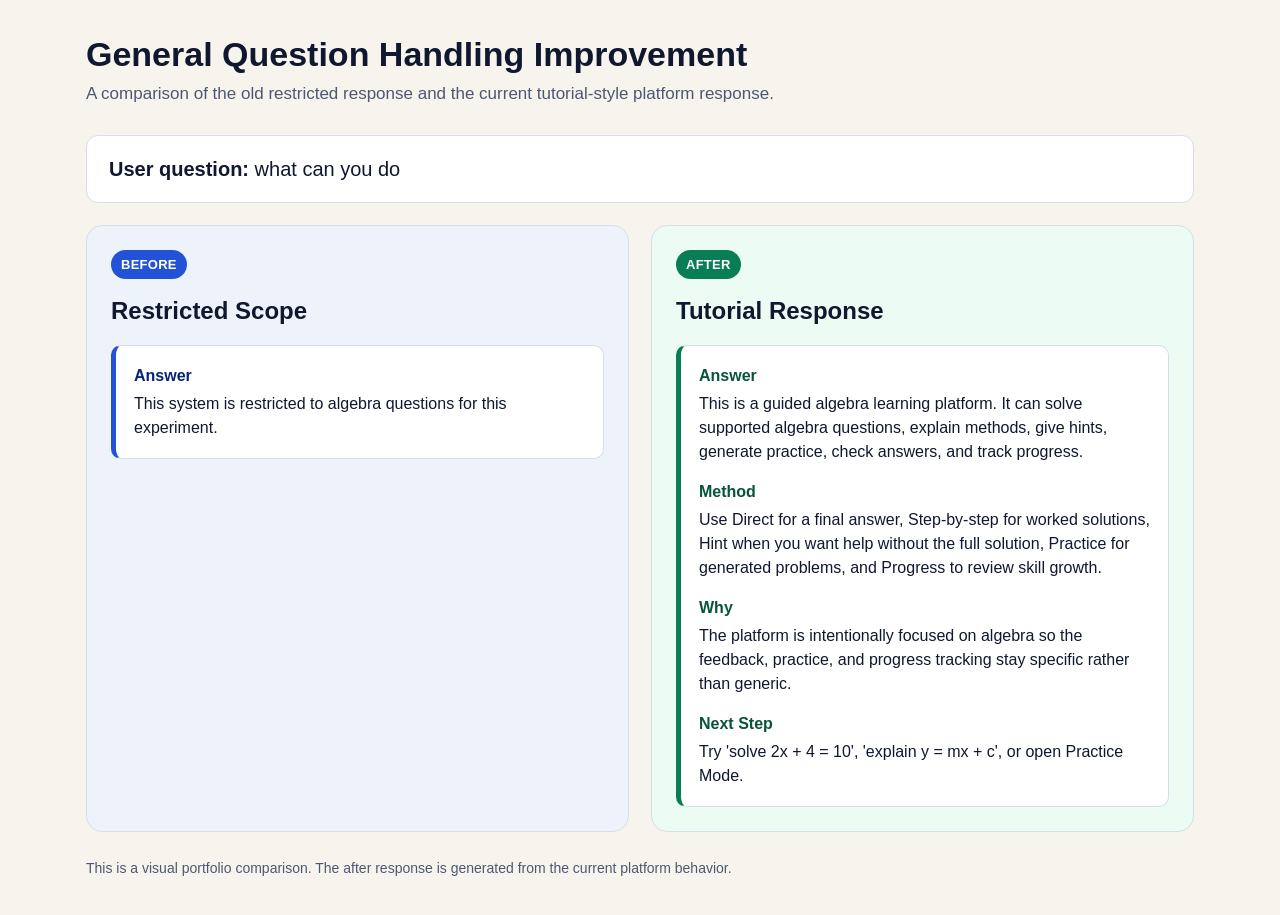
<file: static/screenshots/general-question-before-after.html>
<!DOCTYPE html>
<html lang="en">
<head>
  <meta charset="utf-8">
  <title>General Question Response Comparison</title>
  <style>
    :root {
      --ink: #10182f;
      --muted: #4c5872;
      --line: #d7deea;
      --soft: #f7f4ee;
      --before: #eef3fb;
      --after: #ecfbf3;
      --blue: #2452d6;
      --green: #087d56;
    }

    * {
      box-sizing: border-box;
    }

    body {
      margin: 0;
      background: var(--soft);
      color: var(--ink);
      font-family: Inter, Arial, sans-serif;
      line-height: 1.5;
    }

    main {
      max-width: 1180px;
      margin: 0 auto;
      padding: 36px;
    }

    h1 {
      margin: 0 0 8px;
      font-size: 34px;
      line-height: 1.1;
    }

    .subtitle {
      margin: 0 0 28px;
      color: var(--muted);
      font-size: 17px;
    }

    .question {
      margin-bottom: 22px;
      padding: 18px 22px;
      border: 1px solid var(--line);
      border-radius: 12px;
      background: white;
      font-size: 20px;
    }

    .comparison {
      display: grid;
      grid-template-columns: 1fr 1fr;
      gap: 22px;
    }

    .panel {
      min-height: 530px;
      padding: 24px;
      border: 1px solid var(--line);
      border-radius: 16px;
      background: white;
    }

    .panel.before {
      background: var(--before);
    }

    .panel.after {
      background: var(--after);
    }

    .label {
      display: inline-flex;
      margin-bottom: 14px;
      padding: 5px 10px;
      border-radius: 999px;
      color: white;
      font-size: 13px;
      font-weight: 800;
      letter-spacing: 0.02em;
      text-transform: uppercase;
    }

    .before .label {
      background: var(--blue);
    }

    .after .label {
      background: var(--green);
    }

    h2 {
      margin: 0 0 16px;
      font-size: 24px;
    }

    .response-card {
      margin-top: 14px;
      padding: 18px;
      border: 1px solid var(--line);
      border-left: 5px solid var(--blue);
      border-radius: 10px;
      background: white;
    }

    .after .response-card {
      border-left-color: var(--green);
    }

    .section {
      margin-bottom: 16px;
    }

    .section:last-child {
      margin-bottom: 0;
    }

    .section-title {
      margin-bottom: 4px;
      color: #062377;
      font-weight: 800;
    }

    .after .section-title {
      color: #07533c;
    }

    p {
      margin: 0;
      font-size: 16px;
    }

    .note {
      margin-top: 26px;
      color: var(--muted);
      font-size: 14px;
    }
  </style>
</head>
<body>
  <main>
    <h1>General Question Handling Improvement</h1>
    <p class="subtitle">A comparison of the old restricted response and the current tutorial-style platform response.</p>

    <div class="question"><strong>User question:</strong> what can you do</div>

    <section class="comparison" aria-label="Before and after comparison">
      <article class="panel before">
        <span class="label">Before</span>
        <h2>Restricted Scope</h2>
        <div class="response-card">
          <div class="section">
            <div class="section-title">Answer</div>
            <p>This system is restricted to algebra questions for this experiment.</p>
          </div>
        </div>
      </article>

      <article class="panel after">
        <span class="label">After</span>
        <h2>Tutorial Response</h2>
        <div class="response-card">
          <div class="section">
            <div class="section-title">Answer</div>
            <p>This is a guided algebra learning platform. It can solve supported algebra questions, explain methods, give hints, generate practice, check answers, and track progress.</p>
          </div>
          <div class="section">
            <div class="section-title">Method</div>
            <p>Use Direct for a final answer, Step-by-step for worked solutions, Hint when you want help without the full solution, Practice for generated problems, and Progress to review skill growth.</p>
          </div>
          <div class="section">
            <div class="section-title">Why</div>
            <p>The platform is intentionally focused on algebra so the feedback, practice, and progress tracking stay specific rather than generic.</p>
          </div>
          <div class="section">
            <div class="section-title">Next Step</div>
            <p>Try 'solve 2x + 4 = 10', 'explain y = mx + c', or open Practice Mode.</p>
          </div>
        </div>
      </article>
    </section>

    <p class="note">This is a visual portfolio comparison. The after response is generated from the current platform behavior.</p>
  </main>
</body>
</html>
</file>
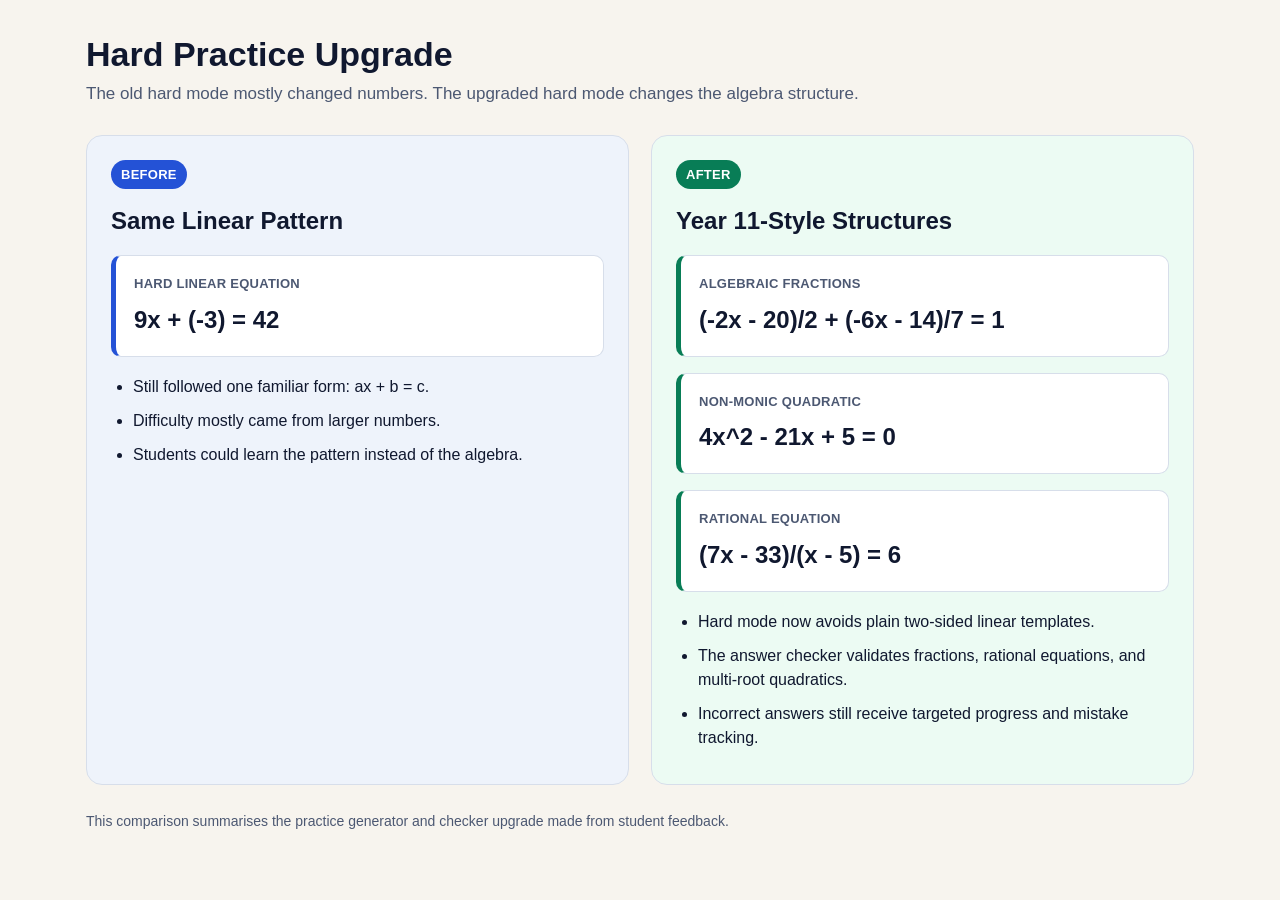
<file: static/screenshots/hard-practice-before-after.html>
<!DOCTYPE html>
<html lang="en">
<head>
  <meta charset="utf-8">
  <title>Hard Practice Difficulty Comparison</title>
  <style>
    :root {
      --ink: #10182f;
      --muted: #4c5872;
      --line: #d7deea;
      --soft: #f7f4ee;
      --before: #eef3fb;
      --after: #ecfbf3;
      --blue: #2452d6;
      --green: #087d56;
    }

    * {
      box-sizing: border-box;
    }

    body {
      margin: 0;
      background: var(--soft);
      color: var(--ink);
      font-family: Inter, Arial, sans-serif;
      line-height: 1.5;
    }

    main {
      max-width: 1180px;
      margin: 0 auto;
      padding: 36px;
    }

    h1 {
      margin: 0 0 8px;
      font-size: 34px;
      line-height: 1.1;
    }

    .subtitle {
      margin: 0 0 28px;
      color: var(--muted);
      font-size: 17px;
    }

    .comparison {
      display: grid;
      grid-template-columns: 1fr 1fr;
      gap: 22px;
    }

    .panel {
      min-height: 650px;
      padding: 24px;
      border: 1px solid var(--line);
      border-radius: 16px;
      background: white;
    }

    .panel.before {
      background: var(--before);
    }

    .panel.after {
      background: var(--after);
    }

    .label {
      display: inline-flex;
      margin-bottom: 14px;
      padding: 5px 10px;
      border-radius: 999px;
      color: white;
      font-size: 13px;
      font-weight: 800;
      letter-spacing: 0.02em;
      text-transform: uppercase;
    }

    .before .label {
      background: var(--blue);
    }

    .after .label {
      background: var(--green);
    }

    h2 {
      margin: 0 0 16px;
      font-size: 24px;
    }

    .problem-card {
      margin: 16px 0;
      padding: 18px;
      border: 1px solid var(--line);
      border-left: 5px solid var(--blue);
      border-radius: 10px;
      background: white;
    }

    .after .problem-card {
      border-left-color: var(--green);
    }

    .tag {
      margin-bottom: 8px;
      color: var(--muted);
      font-size: 13px;
      font-weight: 800;
      letter-spacing: 0.02em;
      text-transform: uppercase;
    }

    .equation {
      font-size: 24px;
      font-weight: 800;
    }

    ul {
      margin: 18px 0 0;
      padding-left: 22px;
    }

    li {
      margin-bottom: 10px;
      font-size: 16px;
    }

    .note {
      margin-top: 26px;
      color: var(--muted);
      font-size: 14px;
    }
  </style>
</head>
<body>
  <main>
    <h1>Hard Practice Upgrade</h1>
    <p class="subtitle">The old hard mode mostly changed numbers. The upgraded hard mode changes the algebra structure.</p>

    <section class="comparison" aria-label="Hard practice comparison">
      <article class="panel before">
        <span class="label">Before</span>
        <h2>Same Linear Pattern</h2>
        <div class="problem-card">
          <div class="tag">Hard Linear Equation</div>
          <div class="equation">9x + (-3) = 42</div>
        </div>
        <ul>
          <li>Still followed one familiar form: ax + b = c.</li>
          <li>Difficulty mostly came from larger numbers.</li>
          <li>Students could learn the pattern instead of the algebra.</li>
        </ul>
      </article>

      <article class="panel after">
        <span class="label">After</span>
        <h2>Year 11-Style Structures</h2>
        <div class="problem-card">
          <div class="tag">Algebraic Fractions</div>
          <div class="equation">(-2x - 20)/2 + (-6x - 14)/7 = 1</div>
        </div>
        <div class="problem-card">
          <div class="tag">Non-Monic Quadratic</div>
          <div class="equation">4x^2 - 21x + 5 = 0</div>
        </div>
        <div class="problem-card">
          <div class="tag">Rational Equation</div>
          <div class="equation">(7x - 33)/(x - 5) = 6</div>
        </div>
        <ul>
          <li>Hard mode now avoids plain two-sided linear templates.</li>
          <li>The answer checker validates fractions, rational equations, and multi-root quadratics.</li>
          <li>Incorrect answers still receive targeted progress and mistake tracking.</li>
        </ul>
      </article>
    </section>

    <p class="note">This comparison summarises the practice generator and checker upgrade made from student feedback.</p>
  </main>
</body>
</html>
</file>
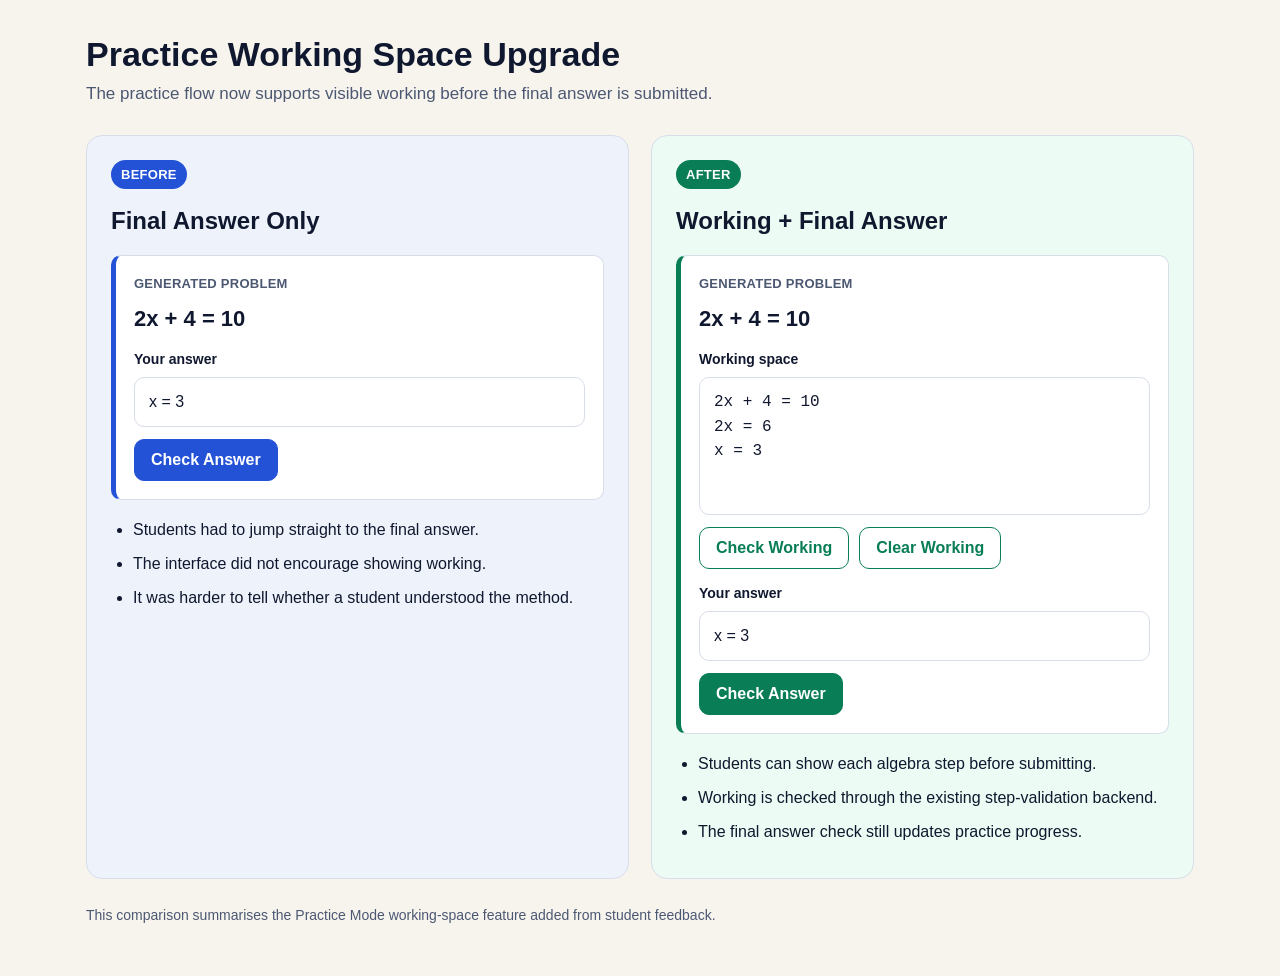
<file: static/screenshots/working-space-before-after.html>
<!DOCTYPE html>
<html lang="en">
<head>
  <meta charset="utf-8">
  <title>Practice Working Space Comparison</title>
  <style>
    :root {
      --ink: #10182f;
      --muted: #4c5872;
      --line: #d7deea;
      --soft: #f7f4ee;
      --before: #eef3fb;
      --after: #ecfbf3;
      --blue: #2452d6;
      --green: #087d56;
    }

    * {
      box-sizing: border-box;
    }

    body {
      margin: 0;
      background: var(--soft);
      color: var(--ink);
      font-family: Inter, Arial, sans-serif;
      line-height: 1.5;
    }

    main {
      max-width: 1180px;
      margin: 0 auto;
      padding: 36px;
    }

    h1 {
      margin: 0 0 8px;
      font-size: 34px;
      line-height: 1.1;
    }

    .subtitle {
      margin: 0 0 28px;
      color: var(--muted);
      font-size: 17px;
    }

    .comparison {
      display: grid;
      grid-template-columns: 1fr 1fr;
      gap: 22px;
    }

    .panel {
      min-height: 690px;
      padding: 24px;
      border: 1px solid var(--line);
      border-radius: 16px;
      background: white;
    }

    .panel.before {
      background: var(--before);
    }

    .panel.after {
      background: var(--after);
    }

    .label {
      display: inline-flex;
      margin-bottom: 14px;
      padding: 5px 10px;
      border-radius: 999px;
      color: white;
      font-size: 13px;
      font-weight: 800;
      letter-spacing: 0.02em;
      text-transform: uppercase;
    }

    .before .label {
      background: var(--blue);
    }

    .after .label {
      background: var(--green);
    }

    h2 {
      margin: 0 0 16px;
      font-size: 24px;
    }

    .mock-card {
      margin: 16px 0;
      padding: 18px;
      border: 1px solid var(--line);
      border-left: 5px solid var(--blue);
      border-radius: 10px;
      background: white;
    }

    .after .mock-card {
      border-left-color: var(--green);
    }

    .tag {
      margin-bottom: 8px;
      color: var(--muted);
      font-size: 13px;
      font-weight: 800;
      letter-spacing: 0.02em;
      text-transform: uppercase;
    }

    .problem {
      font-size: 22px;
      font-weight: 800;
    }

    .field {
      margin-top: 14px;
    }

    .field label {
      display: block;
      margin-bottom: 7px;
      font-weight: 800;
      font-size: 14px;
    }

    .input,
    .textarea {
      width: 100%;
      border: 1px solid var(--line);
      border-radius: 10px;
      background: #fff;
      color: var(--ink);
      padding: 12px 14px;
      font-size: 16px;
    }

    .textarea {
      min-height: 138px;
      white-space: pre-wrap;
      font-family: Consolas, "Courier New", monospace;
      line-height: 1.55;
    }

    .button-row {
      display: flex;
      flex-wrap: wrap;
      gap: 10px;
      margin-top: 12px;
    }

    .button {
      display: inline-flex;
      align-items: center;
      justify-content: center;
      min-height: 42px;
      padding: 0 16px;
      border: 1px solid var(--blue);
      border-radius: 10px;
      color: var(--blue);
      background: white;
      font-weight: 800;
    }

    .after .button {
      border-color: var(--green);
      color: var(--green);
    }

    .primary {
      color: white;
      background: var(--blue);
    }

    .after .primary {
      background: var(--green);
      color: white;
    }

    ul {
      margin: 18px 0 0;
      padding-left: 22px;
    }

    li {
      margin-bottom: 10px;
      font-size: 16px;
    }

    .note {
      margin-top: 26px;
      color: var(--muted);
      font-size: 14px;
    }
  </style>
</head>
<body>
  <main>
    <h1>Practice Working Space Upgrade</h1>
    <p class="subtitle">The practice flow now supports visible working before the final answer is submitted.</p>

    <section class="comparison" aria-label="Working space before and after comparison">
      <article class="panel before">
        <span class="label">Before</span>
        <h2>Final Answer Only</h2>
        <div class="mock-card">
          <div class="tag">Generated Problem</div>
          <div class="problem">2x + 4 = 10</div>

          <div class="field">
            <label>Your answer</label>
            <div class="input">x = 3</div>
          </div>

          <div class="button-row">
            <div class="button primary">Check Answer</div>
          </div>
        </div>

        <ul>
          <li>Students had to jump straight to the final answer.</li>
          <li>The interface did not encourage showing working.</li>
          <li>It was harder to tell whether a student understood the method.</li>
        </ul>
      </article>

      <article class="panel after">
        <span class="label">After</span>
        <h2>Working + Final Answer</h2>
        <div class="mock-card">
          <div class="tag">Generated Problem</div>
          <div class="problem">2x + 4 = 10</div>

          <div class="field">
            <label>Working space</label>
            <div class="textarea">2x + 4 = 10
2x = 6
x = 3</div>
          </div>

          <div class="button-row">
            <div class="button">Check Working</div>
            <div class="button">Clear Working</div>
          </div>

          <div class="field">
            <label>Your answer</label>
            <div class="input">x = 3</div>
          </div>

          <div class="button-row">
            <div class="button primary">Check Answer</div>
          </div>
        </div>

        <ul>
          <li>Students can show each algebra step before submitting.</li>
          <li>Working is checked through the existing step-validation backend.</li>
          <li>The final answer check still updates practice progress.</li>
        </ul>
      </article>
    </section>

    <p class="note">This comparison summarises the Practice Mode working-space feature added from student feedback.</p>
  </main>
</body>
</html>
</file>
